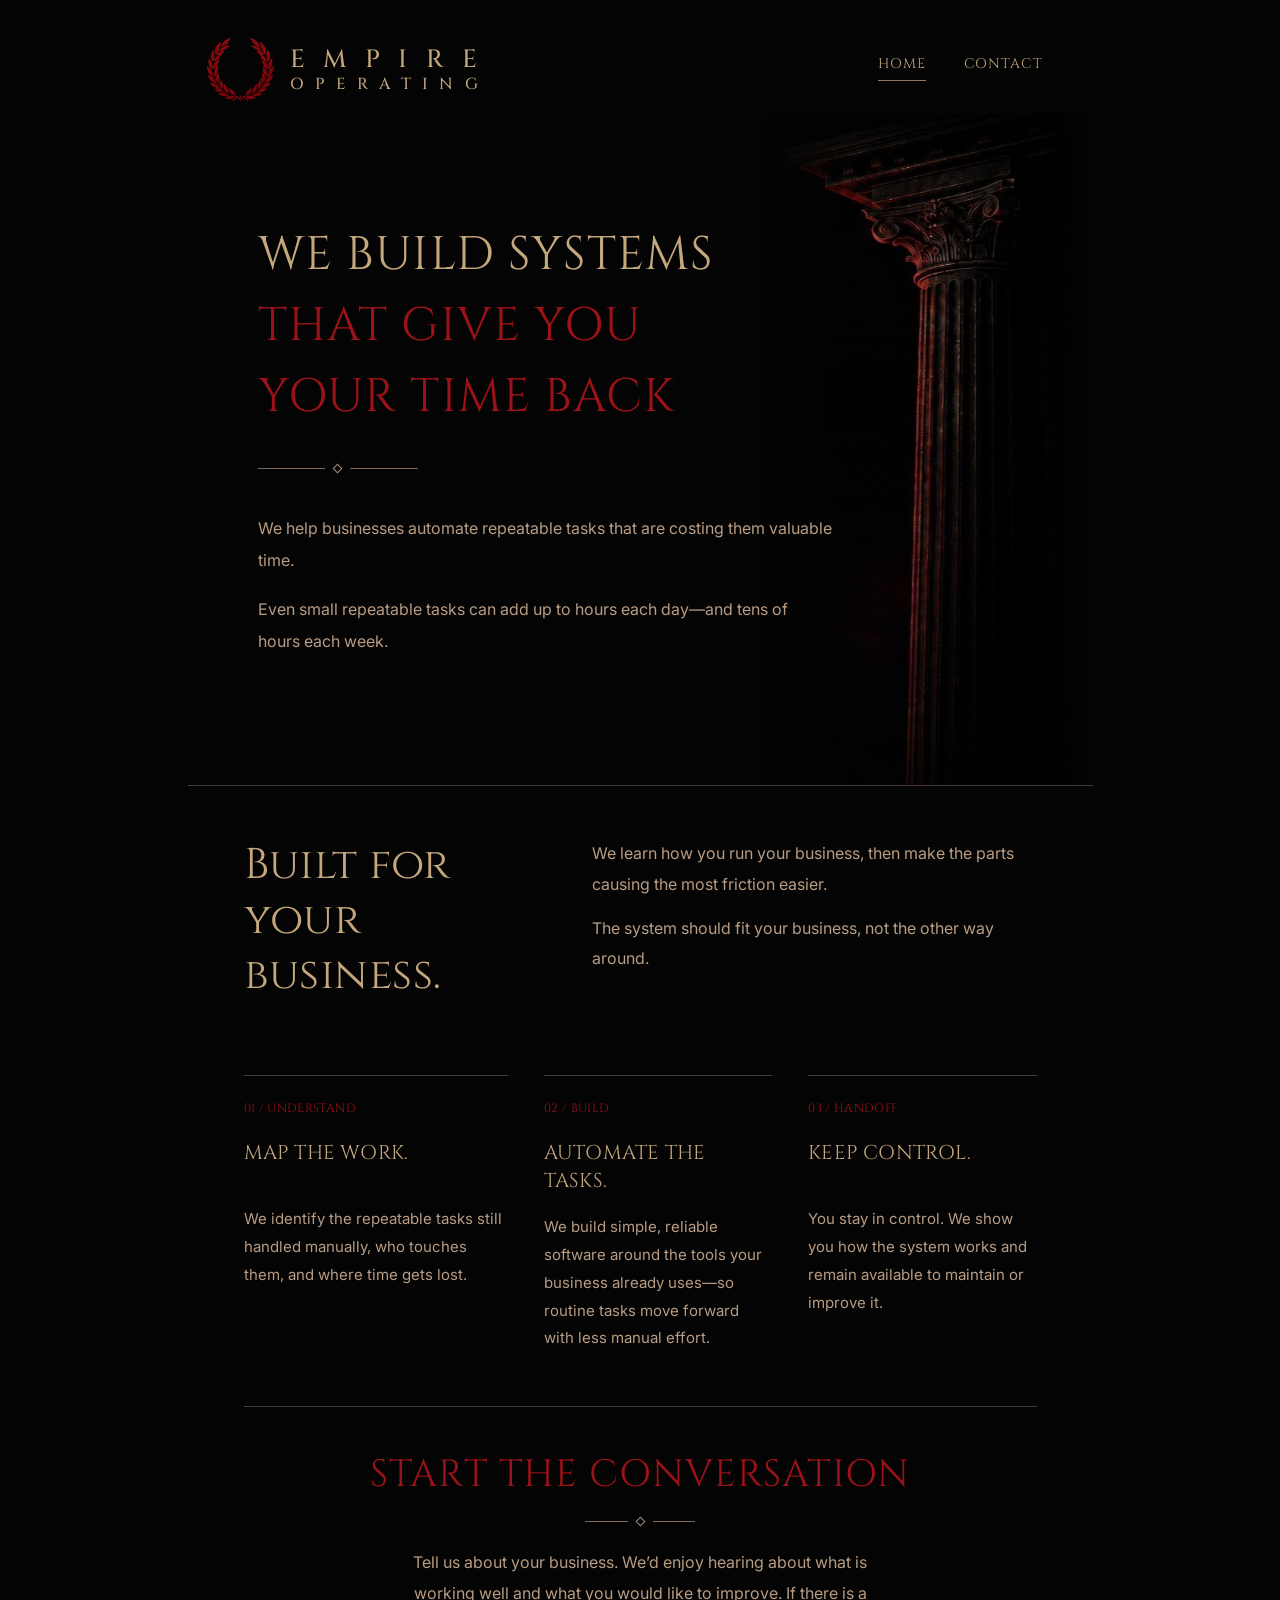
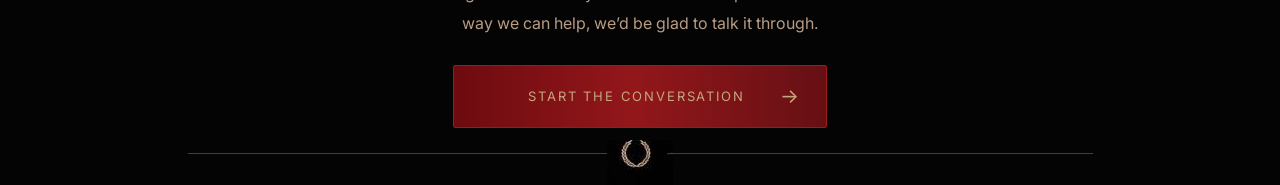
<file: index.html>
<!doctype html>
<html lang="en">
<head>
  <meta charset="utf-8">
  <meta name="viewport" content="width=device-width, initial-scale=1">
  <meta name="description" content="Empire Operating builds practical operating layers that connect a business’s people, tools, and channels—so important work is captured, owned, and moved forward.">
  <meta property="og:site_name" content="Empire Operating">
  <link rel="canonical" href="https://empireoperating.com/">
  <title>Empire Operating | Practical Operating Systems</title>
  <style id="critical-shell">
    html, body { min-height: 100%; margin: 0; background: #040404; color: #c4a77d; }
  </style>
  <link rel="icon" type="image/png" sizes="192x192" href="/favicon-192.png">
  <link rel="apple-touch-icon" sizes="180x180" href="/apple-touch-icon.png">
  <link rel="stylesheet" href="site.css?v=20260831-qa-original-hero-v2">
  <script type="module" src="https://static.cloudflareinsights.com/beacon.min.js" data-cf-beacon='{"token": "3c84151dfd63412f802c2cf1a2fbf10e"}'></script>
  <script type="application/ld+json">
    {
      "@context": "https://schema.org",
      "@type": "WebSite",
      "url": "https://empireoperating.com/",
      "name": "Empire Operating"
    }
  </script>
</head>
<body class="about-page">
  <div class="site-shell">
    <header class="site-header">
      <a class="brand" href="index.html" aria-label="Empire Operating home">
        <img class="brand-symbol" src="assets/empire-wreath-supplied-v3.png" alt="">
        <span class="brand-type">
          <strong aria-label="Empire Operating">
            <span class="brand-word brand-word-empire" aria-hidden="true"><i>E</i><i>M</i><i>P</i><i>I</i><i>R</i><i>E</i></span>
            <span class="brand-word brand-word-operating" aria-hidden="true"><i>O</i><i>P</i><i>E</i><i>R</i><i>A</i><i>T</i><i>I</i><i>N</i><i>G</i></span>
          </strong>
        </span>
      </a>
      <nav class="site-nav" aria-label="Primary navigation">
        <a href="index.html" aria-current="page">Home</a>
        <a href="contact.html">Contact</a>
      </nav>
    </header>
    <main class="page-main">
      <section class="about-upper">
        <div class="column-art" aria-hidden="true"></div>
        <section class="about-hero" aria-labelledby="about-title">
          <h1 class="display-title" id="about-title">
            <span>We build systems</span>
            <span class="accent">that give you</span>
            <span class="accent">your time back</span>
          </h1>
        </section>
        <div class="ornament hero-ornament" aria-hidden="true"><span></span></div>
        <div class="about-copy">
          <p>We help businesses automate repeatable tasks that are costing them valuable time.</p>
          <p>Even small repeatable tasks can add up to hours each day—and tens of hours each week.</p>
        </div>
        <hr class="section-rule">
      </section>

      <section class="team-owned-system" aria-labelledby="team-owned-title">
        <div class="team-owned-intro">
          <h2 id="team-owned-title">Built for your business.</h2>
          <div class="team-owned-intro-copy">
            <p>We learn how you run your business, then make the parts causing the most friction easier.</p>
            <p>The system should fit your business, not the other way around.</p>
          </div>
        </div>
        <div class="team-owned-stages">
          <article class="team-owned-stage">
            <p class="team-owned-index">01 / UNDERSTAND</p>
            <h3>MAP THE WORK.</h3>
            <p>We identify the repeatable tasks still handled manually, who touches them, and where time gets lost.</p>
          </article>
          <article class="team-owned-stage">
            <p class="team-owned-index">02 / BUILD</p>
            <h3>AUTOMATE THE TASKS.</h3>
            <p>We build simple, reliable software around the tools your business already uses—so routine tasks move forward with less manual effort.</p>
          </article>
          <article class="team-owned-stage">
            <p class="team-owned-index">03 / HANDOFF</p>
            <h3>KEEP CONTROL.</h3>
            <p>You stay in control. We show you how the system works and remain available to maintain or improve it.</p>
          </article>
        </div>
      </section>

      <section class="consultation" aria-labelledby="consultation-title">
        <h2 id="consultation-title">Start the conversation</h2>
        <div class="ornament" aria-hidden="true"><span></span></div>
        <p class="consultation-copy">Tell us about your business. We’d enjoy hearing about what is working well and what you would like to improve. If there is a way we can help, we’d be glad to talk it through.</p>
        <a class="cta" href="mailto:empireoperating@proton.me?subject=Start%20the%20conversation">Start the conversation</a>
      </section>
      <div class="bottom-mark" aria-hidden="true"></div>
    </main>
  </div>
</body>
</html>
</file>
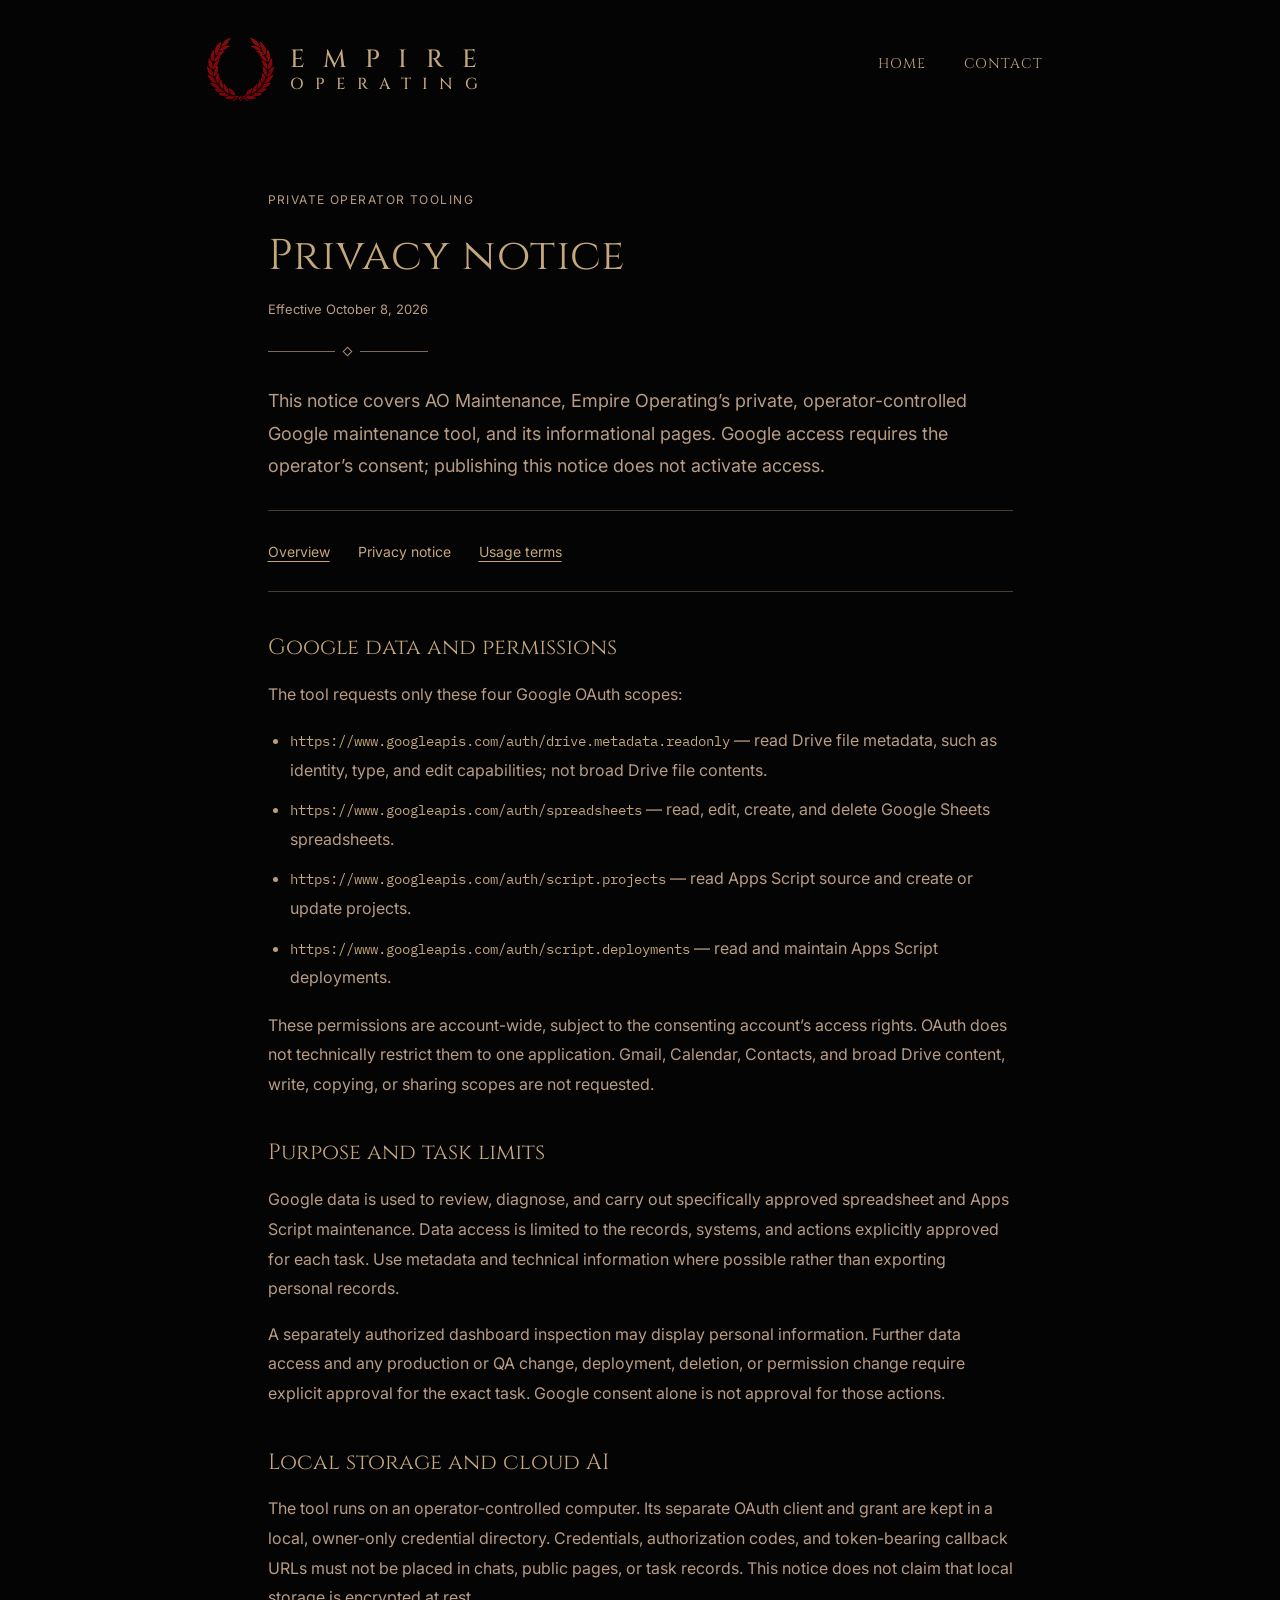
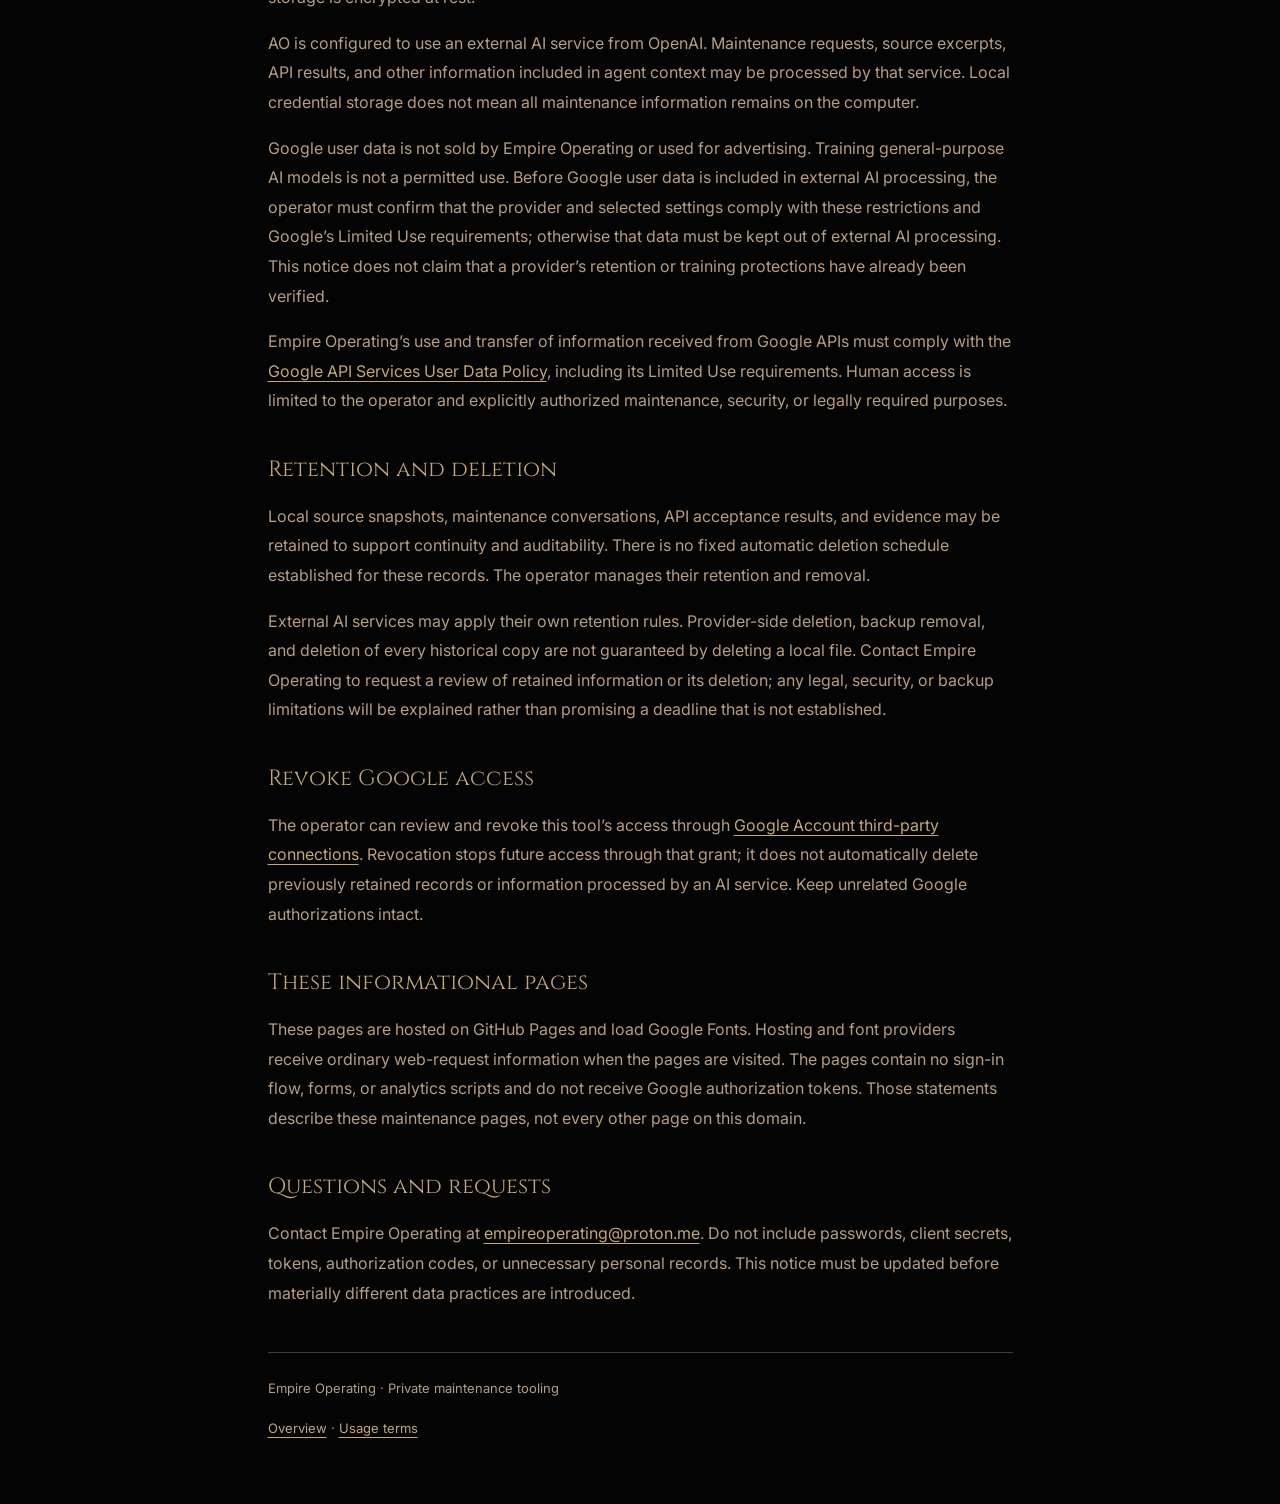
<file: ao-maintenance-privacy.html>
<!doctype html>
<html lang="en">
<head>
  <meta charset="utf-8">
  <meta name="viewport" content="width=device-width, initial-scale=1">
  <meta name="description" content="Privacy notice for Empire Operating’s private AO Maintenance tool, including Google permissions, cloud AI processing, retention, and revocation.">
  <meta property="og:site_name" content="Empire Operating">
  <link rel="canonical" href="https://empireoperating.com/ao-maintenance-privacy.html">
  <title>AO Maintenance Privacy Notice — Empire Operating</title>
  <link rel="icon" type="image/png" sizes="192x192" href="/favicon-192.png">
  <link rel="apple-touch-icon" sizes="180x180" href="/apple-touch-icon.png">
  <link rel="stylesheet" href="site.css?v=20260831-qa-original-hero-v2">
  <link rel="stylesheet" href="ao-maintenance.css?v=20261008-v1">
</head>
<body class="maintenance-page">
  <div class="site-shell">
    <header class="site-header">
      <a class="brand" href="index.html" aria-label="Empire Operating home">
        <img class="brand-symbol" src="assets/empire-wreath-supplied-v3.png" alt="">
        <span class="brand-type">
          <strong aria-label="Empire Operating">
            <span class="brand-word brand-word-empire" aria-hidden="true"><i>E</i><i>M</i><i>P</i><i>I</i><i>R</i><i>E</i></span>
            <span class="brand-word brand-word-operating" aria-hidden="true"><i>O</i><i>P</i><i>E</i><i>R</i><i>A</i><i>T</i><i>I</i><i>N</i><i>G</i></span>
          </strong>
        </span>
      </a>
      <nav class="site-nav" aria-label="Primary navigation">
        <a href="index.html">Home</a>
        <a href="contact.html">Contact</a>
      </nav>
    </header>
    <main class="maintenance-main" id="main">
      <p class="maintenance-eyebrow">Private operator tooling</p>
      <h1>Privacy notice</h1>
      <p class="maintenance-date">Effective October 8, 2026</p>
      <div class="ornament" aria-hidden="true"><span></span></div>
      <p class="maintenance-lead">This notice covers AO Maintenance, Empire Operating’s private, operator-controlled Google maintenance tool, and its informational pages. Google access requires the operator’s consent; publishing this notice does not activate access.</p>
      <nav class="maintenance-notice-nav" aria-label="Maintenance information">
        <a href="ao-maintenance.html">Overview</a>
        <a href="ao-maintenance-privacy.html" aria-current="page">Privacy notice</a>
        <a href="ao-maintenance-terms.html">Usage terms</a>
      </nav>
      <section aria-labelledby="access">
        <h2 id="access">Google data and permissions</h2>
        <p>The tool requests only these four Google OAuth scopes:</p>
        <ul>
          <li><code>https://www.googleapis.com/auth/drive.metadata.readonly</code> — read Drive file metadata, such as identity, type, and edit capabilities; not broad Drive file contents.</li>
          <li><code>https://www.googleapis.com/auth/spreadsheets</code> — read, edit, create, and delete Google Sheets spreadsheets.</li>
          <li><code>https://www.googleapis.com/auth/script.projects</code> — read Apps Script source and create or update projects.</li>
          <li><code>https://www.googleapis.com/auth/script.deployments</code> — read and maintain Apps Script deployments.</li>
        </ul>
        <p>These permissions are account-wide, subject to the consenting account’s access rights. OAuth does not technically restrict them to one application. Gmail, Calendar, Contacts, and broad Drive content, write, copying, or sharing scopes are not requested.</p>
      </section>
      <section aria-labelledby="use">
        <h2 id="use">Purpose and task limits</h2>
        <p>Google data is used to review, diagnose, and carry out specifically approved spreadsheet and Apps Script maintenance. Data access is limited to the records, systems, and actions explicitly approved for each task. Use metadata and technical information where possible rather than exporting personal records.</p>
        <p>A separately authorized dashboard inspection may display personal information. Further data access and any production or QA change, deployment, deletion, or permission change require explicit approval for the exact task. Google consent alone is not approval for those actions.</p>
      </section>
      <section aria-labelledby="processing">
        <h2 id="processing">Local storage and cloud AI</h2>
        <p>The tool runs on an operator-controlled computer. Its separate OAuth client and grant are kept in a local, owner-only credential directory. Credentials, authorization codes, and token-bearing callback URLs must not be placed in chats, public pages, or task records. This notice does not claim that local storage is encrypted at rest.</p>
        <p>AO is configured to use an external AI service from OpenAI. Maintenance requests, source excerpts, API results, and other information included in agent context may be processed by that service. Local credential storage does not mean all maintenance information remains on the computer.</p>
        <p>Google user data is not sold by Empire Operating or used for advertising. Training general-purpose AI models is not a permitted use. Before Google user data is included in external AI processing, the operator must confirm that the provider and selected settings comply with these restrictions and Google’s Limited Use requirements; otherwise that data must be kept out of external AI processing. This notice does not claim that a provider’s retention or training protections have already been verified.</p>
        <p>Empire Operating’s use and transfer of information received from Google APIs must comply with the <a href="https://developers.google.com/terms/api-services-user-data-policy">Google API Services User Data Policy</a>, including its Limited Use requirements. Human access is limited to the operator and explicitly authorized maintenance, security, or legally required purposes.</p>
      </section>
      <section aria-labelledby="retention">
        <h2 id="retention">Retention and deletion</h2>
        <p>Local source snapshots, maintenance conversations, API acceptance results, and evidence may be retained to support continuity and auditability. There is no fixed automatic deletion schedule established for these records. The operator manages their retention and removal.</p>
        <p>External AI services may apply their own retention rules. Provider-side deletion, backup removal, and deletion of every historical copy are not guaranteed by deleting a local file. Contact Empire Operating to request a review of retained information or its deletion; any legal, security, or backup limitations will be explained rather than promising a deadline that is not established.</p>
      </section>
      <section aria-labelledby="control">
        <h2 id="control">Revoke Google access</h2>
        <p>The operator can review and revoke this tool’s access through <a href="https://myaccount.google.com/connections">Google Account third-party connections</a>. Revocation stops future access through that grant; it does not automatically delete previously retained records or information processed by an AI service. Keep unrelated Google authorizations intact.</p>
      </section>
      <section aria-labelledby="website">
        <h2 id="website">These informational pages</h2>
        <p>These pages are hosted on GitHub Pages and load Google Fonts. Hosting and font providers receive ordinary web-request information when the pages are visited. The pages contain no sign-in flow, forms, or analytics scripts and do not receive Google authorization tokens. Those statements describe these maintenance pages, not every other page on this domain.</p>
      </section>
      <section aria-labelledby="contact">
        <h2 id="contact">Questions and requests</h2>
        <p>Contact Empire Operating at <a href="mailto:empireoperating@proton.me">empireoperating@proton.me</a>. Do not include passwords, client secrets, tokens, authorization codes, or unnecessary personal records. This notice must be updated before materially different data practices are introduced.</p>
      </section>
      <footer class="maintenance-footer">
        <p>Empire Operating · Private maintenance tooling</p>
        <p><a href="ao-maintenance.html">Overview</a> · <a href="ao-maintenance-terms.html">Usage terms</a></p>
      </footer>
    </main>
  </div>
</body>
</html>
</file>
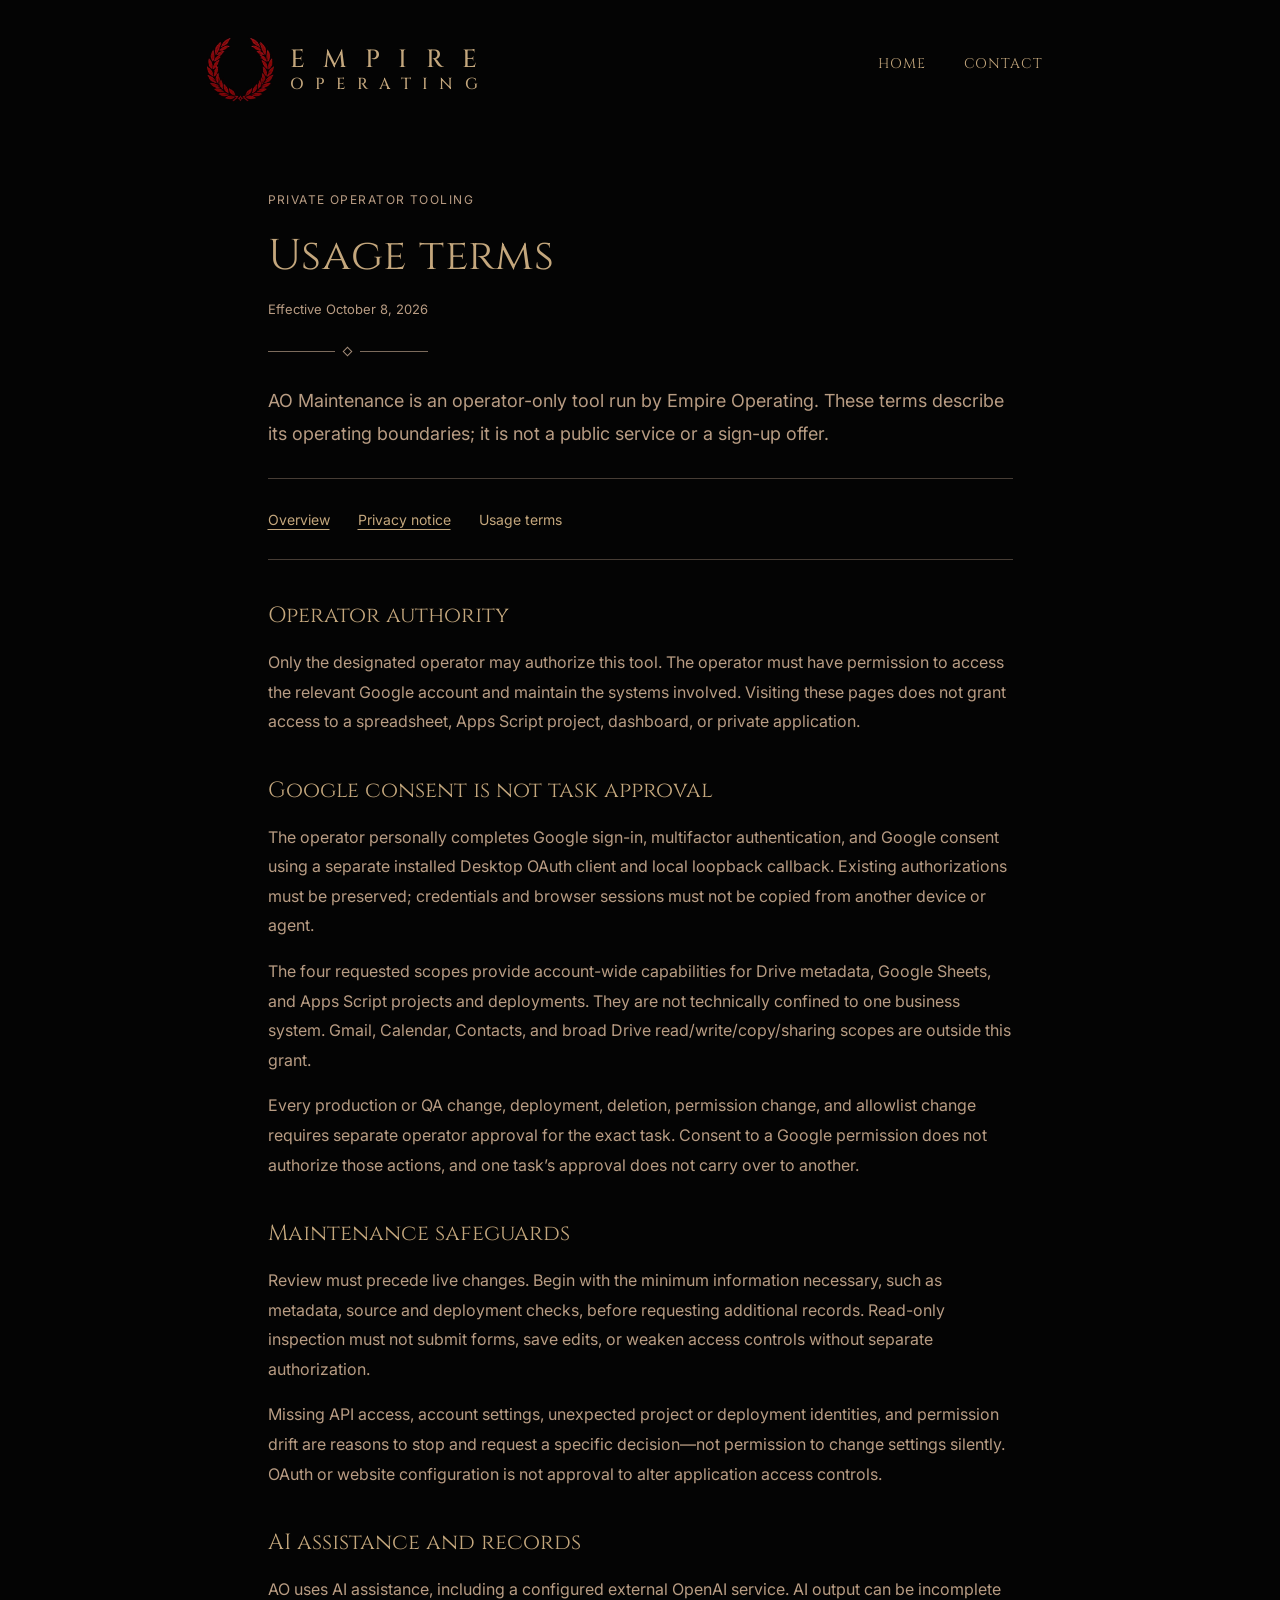
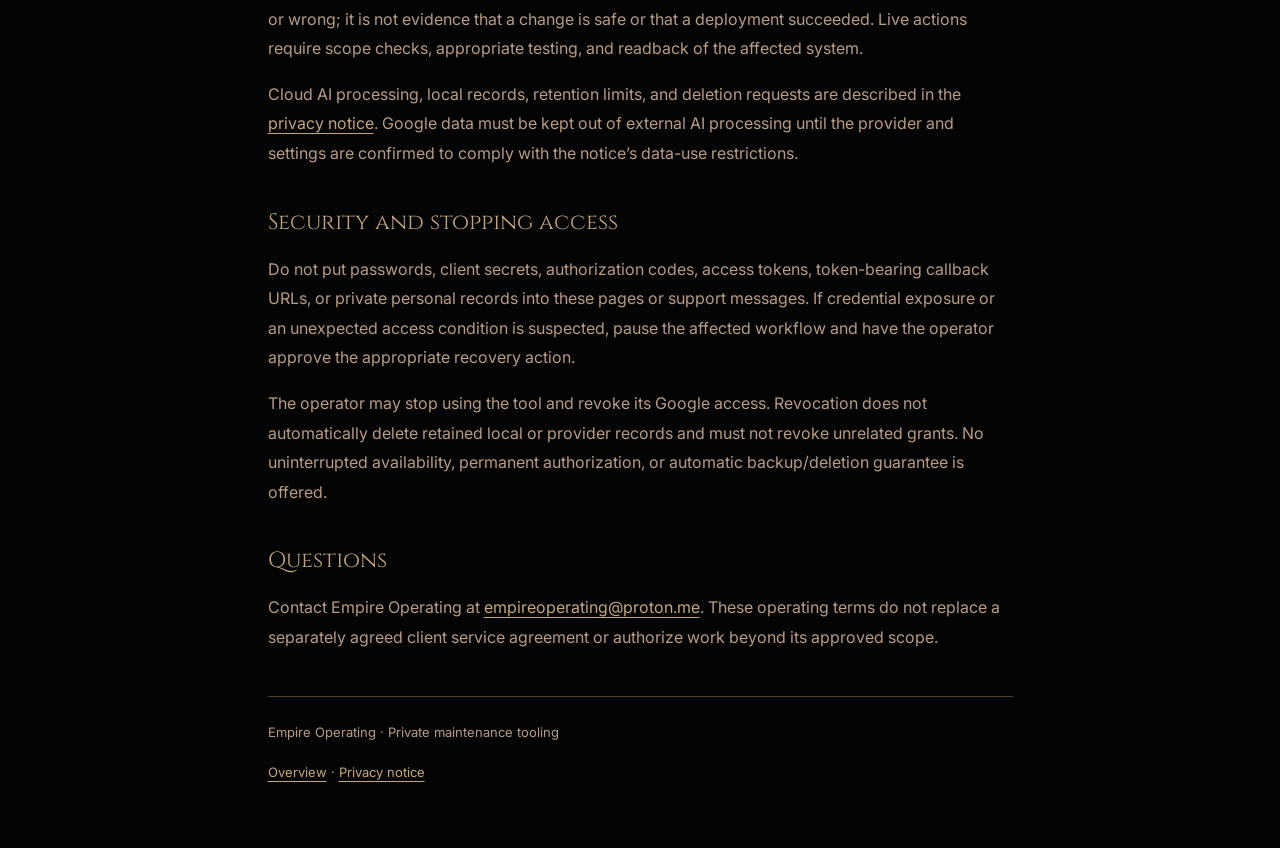
<file: ao-maintenance-terms.html>
<!doctype html>
<html lang="en">
<head>
  <meta charset="utf-8">
  <meta name="viewport" content="width=device-width, initial-scale=1">
  <meta name="description" content="Operator-only usage terms for AO Maintenance, with separate Google consent and exact-task approval boundaries.">
  <meta property="og:site_name" content="Empire Operating">
  <link rel="canonical" href="https://empireoperating.com/ao-maintenance-terms.html">
  <title>AO Maintenance Usage Terms — Empire Operating</title>
  <link rel="icon" type="image/png" sizes="192x192" href="/favicon-192.png">
  <link rel="apple-touch-icon" sizes="180x180" href="/apple-touch-icon.png">
  <link rel="stylesheet" href="site.css?v=20260831-qa-original-hero-v2">
  <link rel="stylesheet" href="ao-maintenance.css?v=20261008-v1">
</head>
<body class="maintenance-page">
  <div class="site-shell">
    <header class="site-header">
      <a class="brand" href="index.html" aria-label="Empire Operating home">
        <img class="brand-symbol" src="assets/empire-wreath-supplied-v3.png" alt="">
        <span class="brand-type">
          <strong aria-label="Empire Operating">
            <span class="brand-word brand-word-empire" aria-hidden="true"><i>E</i><i>M</i><i>P</i><i>I</i><i>R</i><i>E</i></span>
            <span class="brand-word brand-word-operating" aria-hidden="true"><i>O</i><i>P</i><i>E</i><i>R</i><i>A</i><i>T</i><i>I</i><i>N</i><i>G</i></span>
          </strong>
        </span>
      </a>
      <nav class="site-nav" aria-label="Primary navigation">
        <a href="index.html">Home</a>
        <a href="contact.html">Contact</a>
      </nav>
    </header>
    <main class="maintenance-main" id="main">
      <p class="maintenance-eyebrow">Private operator tooling</p>
      <h1>Usage terms</h1>
      <p class="maintenance-date">Effective October 8, 2026</p>
      <div class="ornament" aria-hidden="true"><span></span></div>
      <p class="maintenance-lead">AO Maintenance is an operator-only tool run by Empire Operating. These terms describe its operating boundaries; it is not a public service or a sign-up offer.</p>
      <nav class="maintenance-notice-nav" aria-label="Maintenance information">
        <a href="ao-maintenance.html">Overview</a>
        <a href="ao-maintenance-privacy.html">Privacy notice</a>
        <a href="ao-maintenance-terms.html" aria-current="page">Usage terms</a>
      </nav>
      <section aria-labelledby="authority">
        <h2 id="authority">Operator authority</h2>
        <p>Only the designated operator may authorize this tool. The operator must have permission to access the relevant Google account and maintain the systems involved. Visiting these pages does not grant access to a spreadsheet, Apps Script project, dashboard, or private application.</p>
      </section>
      <section aria-labelledby="consent">
        <h2 id="consent">Google consent is not task approval</h2>
        <p>The operator personally completes Google sign-in, multifactor authentication, and Google consent using a separate installed Desktop OAuth client and local loopback callback. Existing authorizations must be preserved; credentials and browser sessions must not be copied from another device or agent.</p>
        <p>The four requested scopes provide account-wide capabilities for Drive metadata, Google Sheets, and Apps Script projects and deployments. They are not technically confined to one business system. Gmail, Calendar, Contacts, and broad Drive read/write/copy/sharing scopes are outside this grant.</p>
        <p>Every production or QA change, deployment, deletion, permission change, and allowlist change requires separate operator approval for the exact task. Consent to a Google permission does not authorize those actions, and one task’s approval does not carry over to another.</p>
      </section>
      <section aria-labelledby="safeguards">
        <h2 id="safeguards">Maintenance safeguards</h2>
        <p>Review must precede live changes. Begin with the minimum information necessary, such as metadata, source and deployment checks, before requesting additional records. Read-only inspection must not submit forms, save edits, or weaken access controls without separate authorization.</p>
        <p>Missing API access, account settings, unexpected project or deployment identities, and permission drift are reasons to stop and request a specific decision—not permission to change settings silently. OAuth or website configuration is not approval to alter application access controls.</p>
      </section>
      <section aria-labelledby="ai">
        <h2 id="ai">AI assistance and records</h2>
        <p>AO uses AI assistance, including a configured external OpenAI service. AI output can be incomplete or wrong; it is not evidence that a change is safe or that a deployment succeeded. Live actions require scope checks, appropriate testing, and readback of the affected system.</p>
        <p>Cloud AI processing, local records, retention limits, and deletion requests are described in the <a href="ao-maintenance-privacy.html">privacy notice</a>. Google data must be kept out of external AI processing until the provider and settings are confirmed to comply with the notice’s data-use restrictions.</p>
      </section>
      <section aria-labelledby="security">
        <h2 id="security">Security and stopping access</h2>
        <p>Do not put passwords, client secrets, authorization codes, access tokens, token-bearing callback URLs, or private personal records into these pages or support messages. If credential exposure or an unexpected access condition is suspected, pause the affected workflow and have the operator approve the appropriate recovery action.</p>
        <p>The operator may stop using the tool and revoke its Google access. Revocation does not automatically delete retained local or provider records and must not revoke unrelated grants. No uninterrupted availability, permanent authorization, or automatic backup/deletion guarantee is offered.</p>
      </section>
      <section aria-labelledby="contact">
        <h2 id="contact">Questions</h2>
        <p>Contact Empire Operating at <a href="mailto:empireoperating@proton.me">empireoperating@proton.me</a>. These operating terms do not replace a separately agreed client service agreement or authorize work beyond its approved scope.</p>
      </section>
      <footer class="maintenance-footer">
        <p>Empire Operating · Private maintenance tooling</p>
        <p><a href="ao-maintenance.html">Overview</a> · <a href="ao-maintenance-privacy.html">Privacy notice</a></p>
      </footer>
    </main>
  </div>
</body>
</html>
</file>
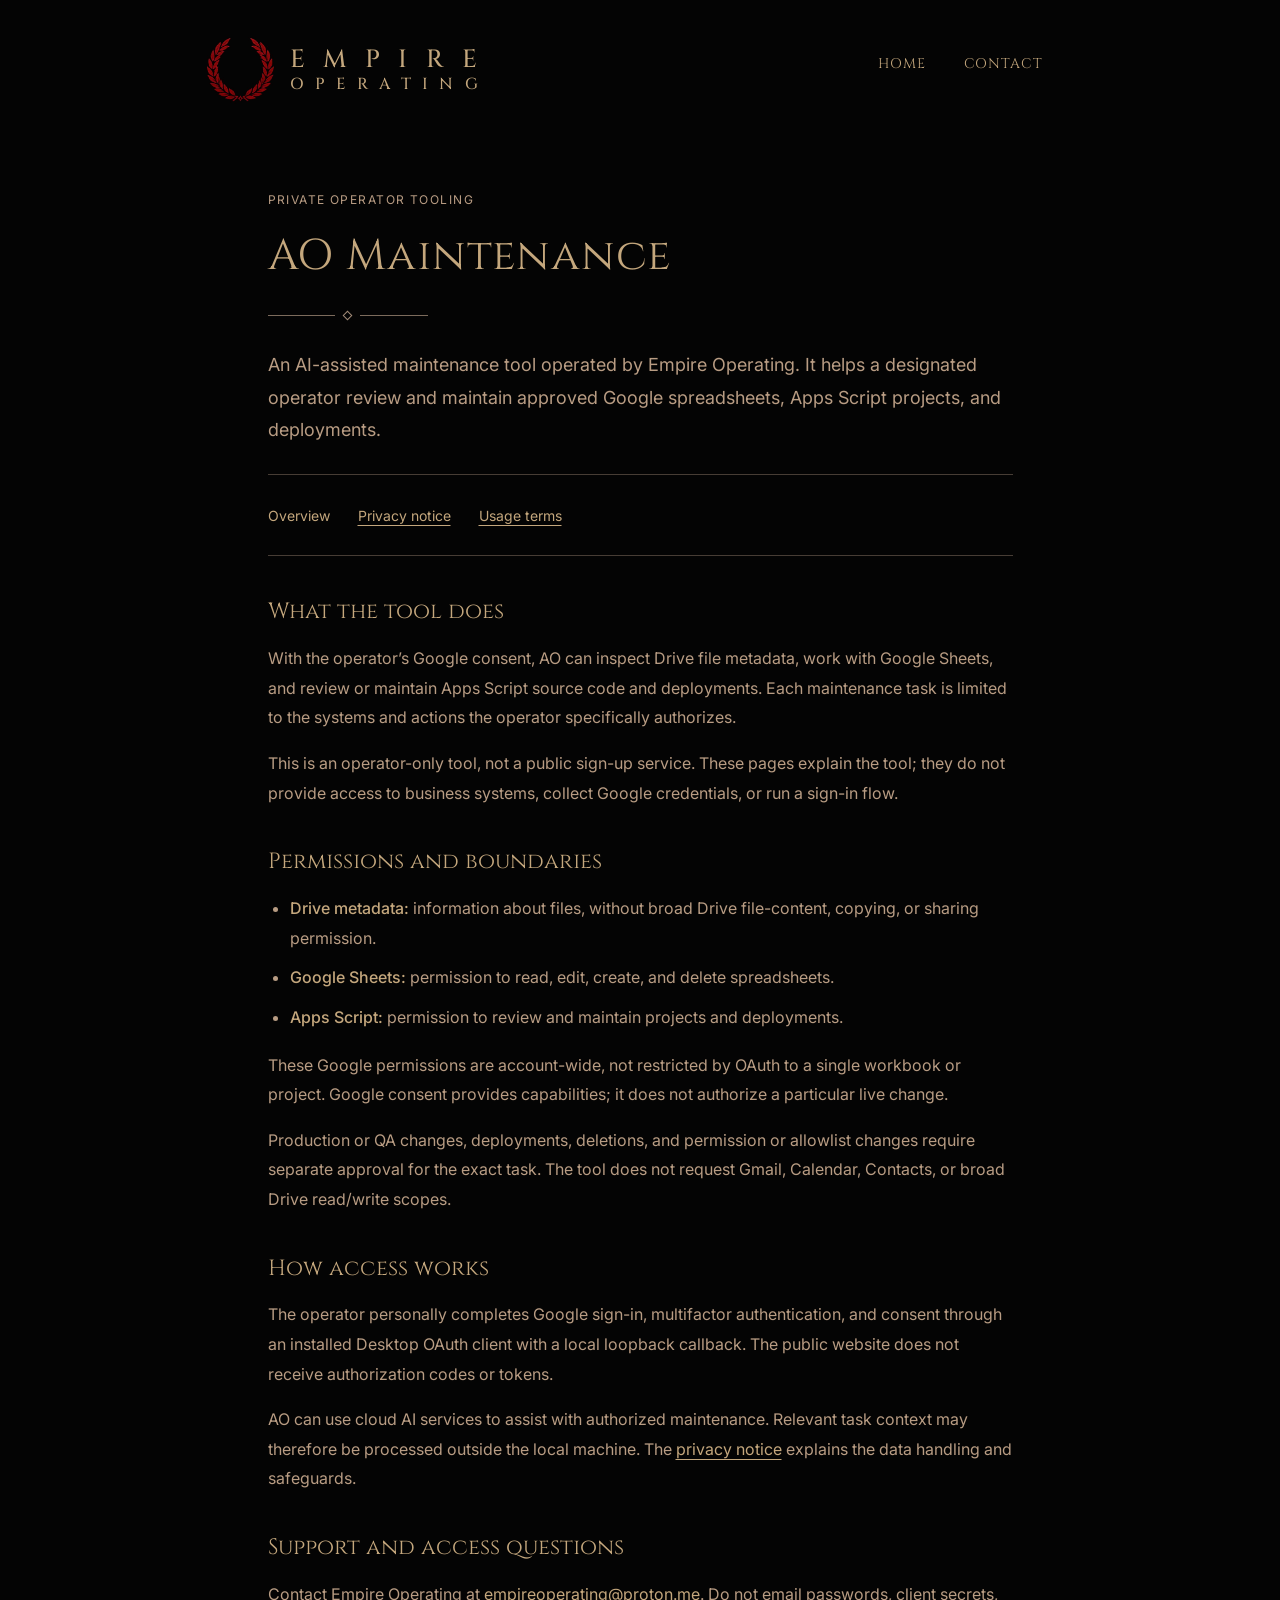
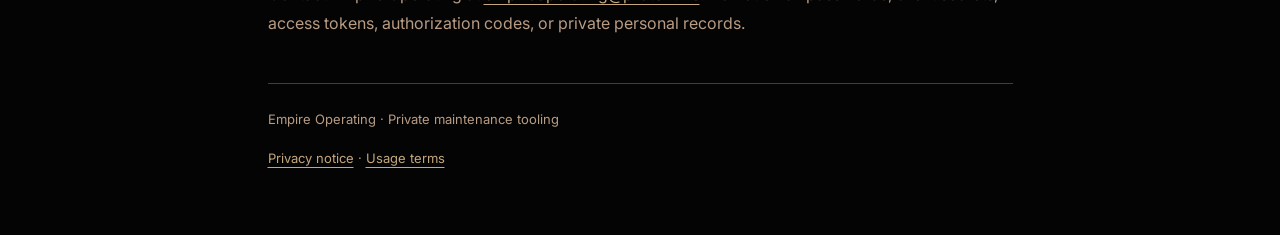
<file: ao-maintenance.html>
<!doctype html>
<html lang="en">
<head>
  <meta charset="utf-8">
  <meta name="viewport" content="width=device-width, initial-scale=1">
  <meta name="description" content="AO Maintenance is Empire Operating’s private, operator-only tool for approved Google Sheets and Apps Script maintenance.">
  <meta property="og:site_name" content="Empire Operating">
  <link rel="canonical" href="https://empireoperating.com/ao-maintenance.html">
  <title>AO Maintenance — Empire Operating</title>
  <link rel="icon" type="image/png" sizes="192x192" href="/favicon-192.png">
  <link rel="apple-touch-icon" sizes="180x180" href="/apple-touch-icon.png">
  <link rel="stylesheet" href="site.css?v=20260831-qa-original-hero-v2">
  <link rel="stylesheet" href="ao-maintenance.css?v=20261008-v1">
</head>
<body class="maintenance-page">
  <div class="site-shell">
    <header class="site-header">
      <a class="brand" href="index.html" aria-label="Empire Operating home">
        <img class="brand-symbol" src="assets/empire-wreath-supplied-v3.png" alt="">
        <span class="brand-type">
          <strong aria-label="Empire Operating">
            <span class="brand-word brand-word-empire" aria-hidden="true"><i>E</i><i>M</i><i>P</i><i>I</i><i>R</i><i>E</i></span>
            <span class="brand-word brand-word-operating" aria-hidden="true"><i>O</i><i>P</i><i>E</i><i>R</i><i>A</i><i>T</i><i>I</i><i>N</i><i>G</i></span>
          </strong>
        </span>
      </a>
      <nav class="site-nav" aria-label="Primary navigation">
        <a href="index.html">Home</a>
        <a href="contact.html">Contact</a>
      </nav>
    </header>
    <main class="maintenance-main" id="main">
      <p class="maintenance-eyebrow">Private operator tooling</p>
      <h1>AO Maintenance</h1>
      <div class="ornament" aria-hidden="true"><span></span></div>
      <p class="maintenance-lead">An AI-assisted maintenance tool operated by Empire Operating. It helps a designated operator review and maintain approved Google spreadsheets, Apps Script projects, and deployments.</p>
      <nav class="maintenance-notice-nav" aria-label="Maintenance information">
        <a href="ao-maintenance.html" aria-current="page">Overview</a>
        <a href="ao-maintenance-privacy.html">Privacy notice</a>
        <a href="ao-maintenance-terms.html">Usage terms</a>
      </nav>
      <section aria-labelledby="purpose">
        <h2 id="purpose">What the tool does</h2>
        <p>With the operator’s Google consent, AO can inspect Drive file metadata, work with Google Sheets, and review or maintain Apps Script source code and deployments. Each maintenance task is limited to the systems and actions the operator specifically authorizes.</p>
        <p>This is an operator-only tool, not a public sign-up service. These pages explain the tool; they do not provide access to business systems, collect Google credentials, or run a sign-in flow.</p>
      </section>
      <section aria-labelledby="permissions">
        <h2 id="permissions">Permissions and boundaries</h2>
        <ul>
          <li><strong>Drive metadata:</strong> information about files, without broad Drive file-content, copying, or sharing permission.</li>
          <li><strong>Google Sheets:</strong> permission to read, edit, create, and delete spreadsheets.</li>
          <li><strong>Apps Script:</strong> permission to review and maintain projects and deployments.</li>
        </ul>
        <p>These Google permissions are account-wide, not restricted by OAuth to a single workbook or project. Google consent provides capabilities; it does not authorize a particular live change.</p>
        <p>Production or QA changes, deployments, deletions, and permission or allowlist changes require separate approval for the exact task. The tool does not request Gmail, Calendar, Contacts, or broad Drive read/write scopes.</p>
      </section>
      <section aria-labelledby="processing">
        <h2 id="processing">How access works</h2>
        <p>The operator personally completes Google sign-in, multifactor authentication, and consent through an installed Desktop OAuth client with a local loopback callback. The public website does not receive authorization codes or tokens.</p>
        <p>AO can use cloud AI services to assist with authorized maintenance. Relevant task context may therefore be processed outside the local machine. The <a href="ao-maintenance-privacy.html">privacy notice</a> explains the data handling and safeguards.</p>
      </section>
      <section aria-labelledby="support">
        <h2 id="support">Support and access questions</h2>
        <p>Contact Empire Operating at <a href="mailto:empireoperating@proton.me">empireoperating@proton.me</a>. Do not email passwords, client secrets, access tokens, authorization codes, or private personal records.</p>
      </section>
      <footer class="maintenance-footer">
        <p>Empire Operating · Private maintenance tooling</p>
        <p><a href="ao-maintenance-privacy.html">Privacy notice</a> · <a href="ao-maintenance-terms.html">Usage terms</a></p>
      </footer>
    </main>
  </div>
</body>
</html>
</file>
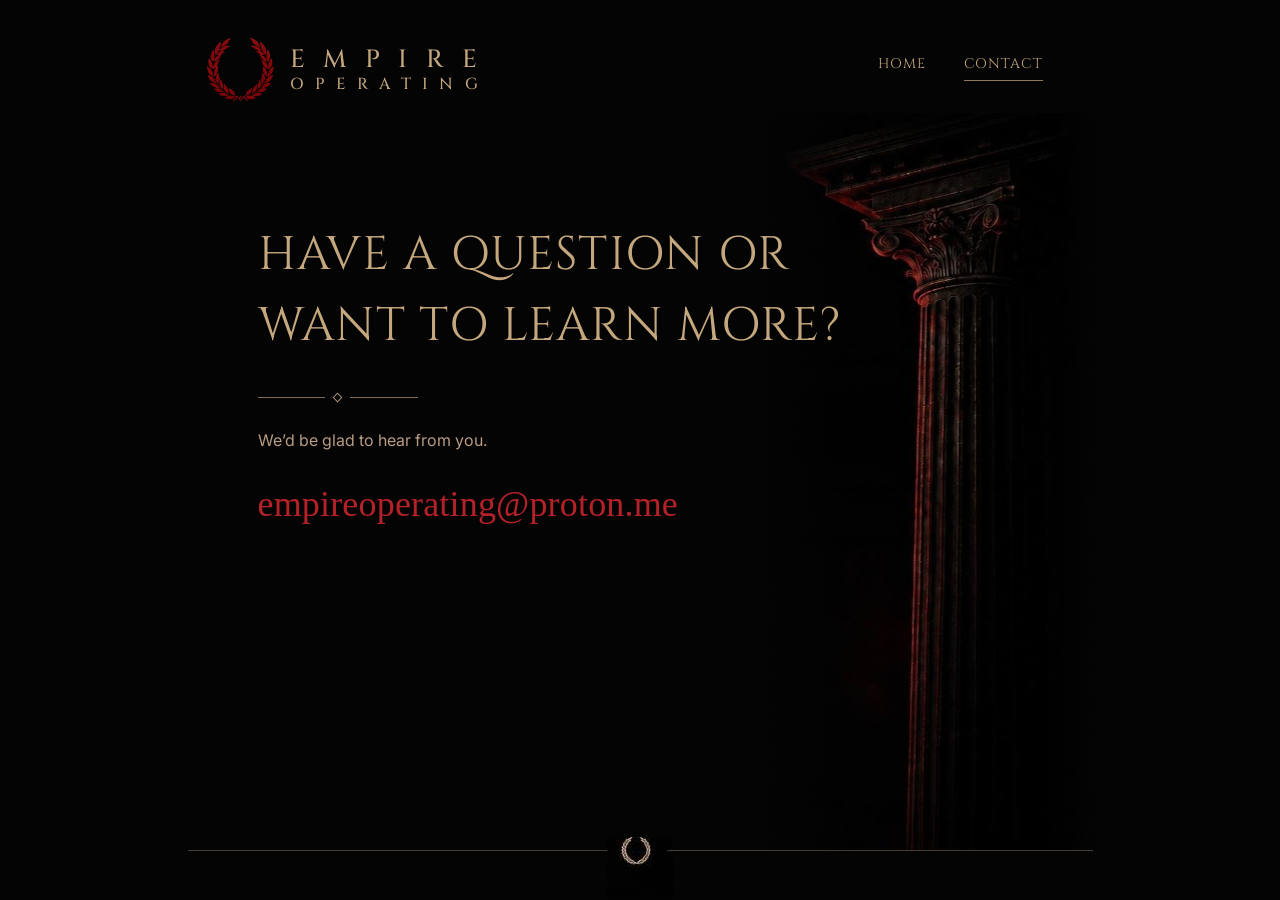
<file: contact.html>
<!doctype html>
<html lang="en">
<head>
  <meta charset="utf-8">
  <meta name="viewport" content="width=device-width, initial-scale=1">
  <meta name="description" content="Have a question or want to learn more? We’d be glad to hear from you.">
  <meta property="og:site_name" content="Empire Operating">
  <title>Contact — Empire Operating</title>
  <link rel="icon" type="image/png" sizes="192x192" href="/favicon-192.png">
  <link rel="apple-touch-icon" sizes="180x180" href="/apple-touch-icon.png">
  <link rel="stylesheet" href="site.css?v=20260831-qa-original-hero-v2">
  <script type="module" src="https://static.cloudflareinsights.com/beacon.min.js" data-cf-beacon='{"token": "3c84151dfd63412f802c2cf1a2fbf10e"}'></script>
</head>
<body class="contact-page">
  <div class="site-shell">
    <header class="site-header">
      <a class="brand" href="index.html" aria-label="Empire Operating home">
        <img class="brand-symbol" src="assets/empire-wreath-supplied-v3.png" alt="">
        <span class="brand-type">
          <strong aria-label="Empire Operating">
            <span class="brand-word brand-word-empire" aria-hidden="true"><i>E</i><i>M</i><i>P</i><i>I</i><i>R</i><i>E</i></span>
            <span class="brand-word brand-word-operating" aria-hidden="true"><i>O</i><i>P</i><i>E</i><i>R</i><i>A</i><i>T</i><i>I</i><i>N</i><i>G</i></span>
          </strong>
        </span>
      </a>
      <nav class="site-nav" aria-label="Primary navigation">
        <a href="index.html">Home</a>
        <a href="contact.html" aria-current="page">Contact</a>
      </nav>
    </header>
    <div class="column-art" aria-hidden="true"></div>

    <main class="page-main contact-main">
      <h1 class="display-title">
        <span>Have a question or</span>
        <span>want to learn more?</span>
      </h1>
      <div class="ornament" aria-hidden="true"><span></span></div>
      <p class="contact-copy">We’d be glad to hear from you.</p>
      <a class="contact-email" href="mailto:empireoperating@proton.me">empireoperating@proton.me</a>
    </main>
    <div class="bottom-mark contact-bottom" aria-hidden="true"></div>
  </div>
</body>
</html>
</file>
<file: site.css>
@import url('https://fonts.googleapis.com/css2?family=Cinzel:wght@400;500&family=Inter:wght@300;400&family=IBM+Plex+Mono:wght@400&display=swap');

:root {
  --ivory: #c4a77d;
  --ivory-soft: #b89c83;
  --black: #040404;
  --red: #9b1218;
  --red-dark: #5a0609;
  --red-readable: #9b1218;
  --line: rgba(198, 170, 146, .34);
  --display: 'Cinzel', 'Times New Roman', serif;
  --sans: 'Inter', Arial, sans-serif;
  --mono: 'IBM Plex Mono', monospace;
}

* { box-sizing: border-box; }
html, body { min-width: 320px; min-height: 100%; margin: 0; background: var(--black); }
body { overflow-x: hidden; color: var(--ivory); }
a { color: inherit; }

.site-shell {
  position: relative;
  isolation: isolate;
  width: min(100%, 905px);
  min-height: min(141.44vw, 1280px);
  margin-inline: auto;
  overflow: hidden;
  background: var(--black);
}

.site-header {
  position: relative;
  z-index: 5;
  display: flex;
  align-items: flex-start;
  justify-content: space-between;
  padding: 25px 50px 0 14px;
}
.brand {
  display: grid;
  width: 290px;
  height: 88px;
  grid-template-columns: 88px 1fr;
  align-items: center;
  text-decoration: none;
}
.brand-symbol { display: block; width: 78px; height: 77px; object-fit: contain; }
.brand-type { display: flex; min-width: 0; flex-direction: column; align-items: flex-start; }
.brand-type strong {
  display: flex;
  width: 188px;
  flex-direction: column;
  color: var(--ivory);
  font-family: var(--display);
  font-weight: 500;
  text-transform: uppercase;
  white-space: nowrap;
}
.brand-word { display: flex; width: 188px; align-items: baseline; justify-content: space-between; line-height: 1; }
.brand-word i { font-style: normal; }
.brand-word-empire { font-size: 25px; }
.brand-word-operating { margin-top: 4px; font-size: 16px; }
.site-nav {
  display: flex;
  gap: 38px;
  margin-top: 22px;
  font-family: var(--display);
  font-size: 14px;
  letter-spacing: .06em;
  text-transform: uppercase;
}
.site-nav a { position: relative; min-height: 34px; padding: 7px 0; text-decoration: none; }
.site-nav a::after {
  position: absolute; right: 0; bottom: 0; left: 0; height: 1px;
  content: ''; background: currentColor; opacity: 0; transform: scaleX(.3);
  transition: opacity 160ms ease, transform 160ms ease;
}
.site-nav a:hover::after, .site-nav a:focus-visible::after, .site-nav a[aria-current='page']::after {
  opacity: .72; transform: scaleX(1);
}

.column-art {
  position: absolute;
  z-index: -1;
  top: 104px;
  right: 0;
  width: 37.1%;
  height: 1126px;
  pointer-events: none;
  background:
    linear-gradient(90deg, var(--black) 0%, rgba(4,4,4,.72) 8%, transparent 26%),
    linear-gradient(270deg, var(--black) 0%, rgba(4,4,4,.72) 3%, transparent 9%),
    url('assets/roman-column-clean-v2.png') right top / 100% 100% no-repeat;
}

.page-main { position: relative; z-index: 1; }
.about-upper { position: relative; isolation: isolate; overflow: hidden; padding-top: 107px; }
.about-page .column-art { z-index: -1; top: -9px; bottom: 0; height: auto; }
.about-hero { width: 575px; margin: 0 0 0 70px; }

.display-title {
  margin: 0;
  font-family: var(--display);
  font-size: 47px;
  font-weight: 400;
  letter-spacing: .025em;
  line-height: 1.51;
  text-transform: uppercase;
}
.display-title span { display: block; white-space: nowrap; }
.display-title .accent { color: var(--red); }


.ornament { display: flex; align-items: center; gap: 9px; width: 160px; }
.ornament::before, .ornament::after { height: 1px; flex: 1; content: ''; background: rgba(198,170,146,.62); }
.ornament span { width: 7px; height: 7px; border: 1px solid rgba(198,170,146,.82); transform: rotate(45deg); }
.hero-ornament { margin: 32px 0 0 70px; }

.about-copy {
  width: 575px;
  margin: 40px 0 0 70px;
  color: var(--ivory-soft);
  font-family: var(--sans);
  font-size: 16px;
  font-weight: 400;
  line-height: 2.02;
}
.about-copy p { margin: 0; }
.about-copy p + p { margin-top: 16px; }
.section-rule { width: 100%; height: 1px; margin: 128px 0 0; border: 0; background: var(--line); }

.possibilities {
  padding: 38px 56px 66px;
  background: radial-gradient(circle at 50% 27%, rgba(92,8,12,.12), transparent 44%), var(--black);
}
.tailored h2 {
  margin: 15px 0 0;
  font-family: var(--display);
  font-size: 30px;
  font-weight: 400;
  letter-spacing: .025em;
  line-height: 1.38;
  text-align: center;
  text-transform: uppercase;
}
.tailored .ornament { width: 110px; margin: 20px auto 22px; }
.system-map {
  display: grid;
  grid-template-columns: 1fr 48px 1.15fr 48px 1fr;
  align-items: center;
  margin-top: 0;
  padding: 31px 0;
  border-top: 1px solid var(--line);
  border-bottom: 1px solid var(--line);
}
.map-column {
  min-height: 232px;
  padding: 22px 17px;
  border-left: 1px solid rgba(198,170,146,.24);
}
.map-column small {
  display: block;
  color: var(--red-readable);
  font-family: var(--mono);
  font-size: 11px;
  letter-spacing: .08em;
  text-transform: uppercase;
}
.map-column h3 {
  margin: 14px 0 17px;
  font-family: var(--display);
  font-size: 18px;
  font-weight: 400;
  line-height: 1.4;
  text-transform: uppercase;
}
.map-column ul {
  margin: 0;
  padding: 0;
  color: #b1a098;
  font-family: var(--sans);
  font-size: 13px;
  line-height: 1.9;
  list-style: none;
}
.map-column li::before { margin-right: 8px; color: var(--red-readable); content: '◇'; }
.map-column-middle {
  min-height: 274px;
  padding: 27px 20px;
  border: 1px solid rgba(155,18,24,.66);
  background: rgba(10,6,6,.84);
}
.map-column-middle h3 { color: #d0b49d; font-size: 20px; }
.map-arrow { position: relative; height: 1px; background: #8f1b20; }
.map-arrow::after {
  position: absolute;
  top: 50%;
  right: -4px;
  width: 7px;
  height: 7px;
  border: 1px solid var(--red-readable);
  content: '';
  background: #050404;
  transform: translateY(-50%) rotate(45deg);
}
.tailored {
  width: 680px;
  margin: 0 auto;
  padding: 58px 0 61px;
  text-align: center;
}
.tailored-copy { color: var(--ivory-soft); font-family: var(--sans); font-size: 15px; font-weight: 300; line-height: 1.82; }
.tailored-copy p { margin: 0 auto 14px; }
.tailored-copy p:last-child { margin-bottom: 0; color: var(--ivory); }

.team-owned-system {
  margin: 0 56px;
  padding: 52px 0 54px;
  border-bottom: 1px solid var(--line);
  background: var(--black);
  color: var(--ivory);
}
.team-owned-intro {
  display: grid;
  grid-template-columns: .95fr 1.55fr;
  gap: 76px;
  align-items: start;
  padding: 0 0 72px;
}
.team-owned-intro h2 {
  margin: 0;
  max-width: 340px;
  font-family: var(--display);
  font-size: 43px;
  font-weight: 400;
  letter-spacing: .01em;
  line-height: 1.28;
}
.team-owned-intro p {
  margin: 0;
  max-width: 455px;
  color: var(--ivory-soft);
  font-family: var(--sans);
  font-size: 16px;
  font-weight: 400;
  line-height: 1.9;
}
.team-owned-intro-copy p + p { margin-top: 14px; }
.team-owned-stages { display: grid; grid-template-columns: repeat(3, 1fr); }
.team-owned-stage { min-width: 0; padding: 24px 0 0; border-top: 1px solid var(--line); }
.team-owned-stage + .team-owned-stage { margin-left: 36px; }
.team-owned-index {
  margin: 0 0 23px;
  color: var(--red);
  font-family: var(--display);
  font-size: 12px;
  font-weight: 400;
  letter-spacing: .03em;
}
.team-owned-stage h3 {
  min-height: 48px;
  margin: 0 0 18px;
  color: var(--ivory);
  font-family: var(--display);
  font-size: 20px;
  font-weight: 400;
  letter-spacing: .01em;
  line-height: 1.4;
}
.team-owned-stage > p:last-child {
  margin: 0;
  color: var(--ivory-soft);
  font-family: var(--sans);
  font-size: 15px;
  font-weight: 400;
  line-height: 1.85;
}

.consultation { width: 650px; margin: 43px auto 0; text-align: center; }
.consultation h2 {
  margin: 0; color: var(--red); font-family: var(--display); font-size: 38px; font-weight: 400;
  letter-spacing: .03em; line-height: 1.3; text-transform: uppercase;
}
.consultation .ornament { width: 110px; margin: 19px auto 22px; }
.consultation-copy {
  width: 480px; margin: 0 auto; color: var(--ivory-soft); font-family: var(--sans);
  font-size: 16px; font-weight: 400; line-height: 1.9;
}
.consultation-copy span { display: block; }
.cta {
  display: grid; width: 374px; min-height: 63px; grid-template-columns: 1fr auto; align-items: center;
  margin: 26px auto 0; padding: 0 27px 0 39px; border: 1px solid #a1181c; border-radius: 2px;
  background: linear-gradient(90deg, #6d0b0f, #92171b 48%, #661014);
  color: var(--ivory); font-family: var(--sans); font-size: 13px; font-weight: 400;
  letter-spacing: .14em; text-decoration: none; text-transform: uppercase;
  transition: filter 160ms ease, transform 160ms ease;
}
.cta::after { content: '→'; font-size: 20px; letter-spacing: 0; }
.cta:hover, .cta:focus-visible { filter: brightness(1.18); transform: translateY(-1px); }
.bottom-mark {
  position: relative; width: 100%; height: 32px; margin-top: 25px; border-top: 1px solid var(--line);
}
.bottom-mark::before {
  position: absolute; top: -14px; left: 50%; width: 66px; height: 62px; content: '';
  background: var(--black) url('assets/laurel-divider.jpg') center / 66px 62px no-repeat;
  transform: translateX(-50%);
}

.contact-page .site-shell { min-height: 900px; }
.contact-page .column-art { height: 747px; clip-path: inset(9px 0 0); }
.contact-main { width: 575px; margin: 107px 0 0 70px; text-align: left; }
.contact-main .display-title { font-size: 47px; line-height: 1.51; letter-spacing: .025em; }
.contact-main .ornament { width: 160px; margin: 32px 0 0; }
.contact-copy {
  width: 440px; margin: 25px 0 0; color: var(--ivory-soft); font-family: var(--sans);
  font-size: 16px; font-weight: 400; line-height: 1.8;
}
.contact-email {
  display: inline-block; margin-top: 28px; color: #b42128; font-family: Georgia, 'Times New Roman', serif;
  font-size: 36px; letter-spacing: .005em; text-decoration: none;
  transition: color 160ms ease, transform 160ms ease;
}
.contact-email:hover, .contact-email:focus-visible { color: #d33a40; transform: translateY(-1px); }
.contact-bottom { position: absolute; top: 850px; right: 0; bottom: auto; left: 0; margin: 0; }

:focus-visible { outline: 2px solid var(--ivory); outline-offset: 4px; }

@media (max-width: 700px) {
  .site-shell { min-height: 100svh; padding-bottom: 42px; }
  .site-header { align-items: flex-start; padding: 17px 20px 0 14px; }
  .brand { width: 190px; height: 58px; grid-template-columns: 58px 1fr; }
  .brand-symbol { width: 52px; height: 51px; }
  .brand-type strong, .brand-word { width: 125px; }
  .brand-word-empire { font-size: 17px; }
  .brand-word-operating { margin-top: 3px; font-size: 10.5px; }
  .site-nav { gap: 14px; margin-top: 14px; font-size: 10px; }
  .site-nav a { min-height: 44px; display: grid; place-items: start center; }
  .column-art { top: 88px; width: 53%; height: calc(100% - 88px); opacity: .72; }
  .column-art::after {
    position: absolute; inset: 0; content: ''; background: linear-gradient(90deg, var(--black), transparent 66%);
  }
  .about-upper { padding-top: 65px; }
  .about-page .column-art { top: 17px; bottom: 0; height: auto; }
  .about-hero { width: auto; margin: 0 20px; }
  .display-title { font-size: clamp(29px, 9.1vw, 44px); line-height: 1.35; letter-spacing: .01em; }
  .display-title span { white-space: normal; }

  .hero-ornament { margin: 27px 0 0 22px; }
  .about-copy { max-width: 92%; margin: 31px 22px 0; font-size: 13px; line-height: 1.78; }
  .section-rule { margin-top: 68px; }
  .possibilities { padding: 30px 20px 50px; }
  .tailored h2 { font-size: 26px; }
  .system-map { grid-template-columns: 1fr; padding: 26px 0; }
  .map-column { min-height: auto; border-left: 0; }
  .map-column small { font-size: 12px; }
  .map-column ul { font-size: 14px; }
  .map-column-middle { min-height: auto; }
  .map-arrow { width: 1px; height: 35px; margin: auto; }
  .map-arrow::after {
    top: auto;
    right: auto;
    bottom: -4px;
    left: 50%;
    transform: translateX(-50%) rotate(45deg);
  }
  .tailored { width: auto; margin: 0 20px; padding: 45px 0 48px; }
  .tailored-copy { font-size: 13px; }
  .team-owned-system { margin: 0 22px; padding: 38px 0 40px; }
  .team-owned-intro { display: block; padding: 0 0 42px; }
  .team-owned-intro h2 { max-width: 280px; font-size: 32px; line-height: 1.28; }
  .team-owned-intro p { margin-top: 22px; font-size: 13px; line-height: 1.78; }
  .team-owned-stages { grid-template-columns: 1fr; }
  .team-owned-stage { padding: 22px 0 28px; }
  .team-owned-stage + .team-owned-stage { margin-left: 0; }
  .team-owned-index { margin-bottom: 16px; font-size: 11px; }
  .team-owned-stage h3 { min-height: auto; margin-bottom: 14px; font-size: 18px; }
  .team-owned-stage > p:last-child { font-size: 13px; line-height: 1.75; }
  .consultation { width: auto; margin: 35px 20px 0; }
  .consultation h2 { font-size: 28px; }
  .consultation-copy { width: auto; max-width: 355px; font-size: 13px; line-height: 1.7; }
  .consultation-copy span { display: inline; }
  .cta { width: 100%; max-width: 374px; min-height: 58px; padding-left: 24px; font-size: 11px; }
  .bottom-mark { margin-top: 24px; }
  .contact-page .column-art { top: 92px; height: 443px; clip-path: none; }
  .contact-page .site-shell { min-height: 585px; }
  .contact-main { width: auto; margin: 65px 20px 0; text-align: left; }
  .contact-main .display-title { font-size: clamp(28px, 7.5vw, 36px); line-height: 1.35; letter-spacing: .01em; }
  .contact-main .ornament { margin: 27px 0 0; }
  .contact-copy { width: auto; max-width: 335px; margin-top: 22px; font-size: 13px; line-height: 1.72; }
  .contact-email { margin-top: 28px; font-size: clamp(20px, 6.7vw, 30px); overflow-wrap: anywhere; }
  .contact-bottom { position: relative; top: auto; right: auto; bottom: auto; left: auto; margin: 100px 0 0; }
}

@media (max-width: 380px) {
  .brand { width: 174px; grid-template-columns: 54px 1fr; }
  .brand-symbol { width: 48px; height: 47px; }
  .brand-type strong, .brand-word { width: 116px; }
  .brand-word-empire { font-size: 15.5px; }
  .brand-word-operating { font-size: 9.7px; }
  .site-nav { gap: 12px; font-size: 9px; }
  .display-title { font-size: 28px; }
}

@media (prefers-reduced-motion: reduce) {
  *, *::before, *::after { transition-duration: .01ms !important; }
}
</file>
<file: ao-maintenance.css>
/* Additional styles are scoped to the maintenance pages; the marketing site is unchanged. */
.maintenance-page .site-shell { min-height: 100svh; padding-bottom: 0; }
.maintenance-main { width: min(100% - 80px, 745px); margin: 76px auto 0; padding-bottom: 48px; font-family: var(--sans); }
.maintenance-eyebrow { margin: 0 0 16px; color: var(--ivory-soft); font-size: 12px; line-height: 1.6; letter-spacing: .12em; text-transform: uppercase; }
.maintenance-main h1 { margin: 0; color: var(--ivory); font-family: var(--display); font-size: clamp(30px, 4vw, 43px); font-weight: 400; line-height: 1.35; letter-spacing: .02em; }
.maintenance-main > .ornament { margin: 27px 0 30px; }
.maintenance-main p, .maintenance-main li { color: var(--ivory-soft); font-size: 16px; line-height: 1.85; }
.maintenance-main p { margin: 0 0 16px; }
.maintenance-main .maintenance-eyebrow { font-size: 12px; }
.maintenance-main .maintenance-lead { font-size: 18px; line-height: 1.8; }
.maintenance-notice-nav { display: flex; flex-wrap: wrap; gap: 12px 28px; margin: 28px 0 40px; padding: 18px 0; border-top: 1px solid var(--line); border-bottom: 1px solid var(--line); }
.maintenance-notice-nav a { display: inline-flex; align-items: center; min-height: 44px; color: var(--ivory); font-size: 14px; text-underline-offset: 5px; }
.maintenance-notice-nav a[aria-current='page'] { text-decoration: none; }
.maintenance-main section { margin: 0 0 38px; }
.maintenance-main h2 { margin: 0 0 16px; color: var(--ivory); font-family: var(--display); font-size: 22px; font-weight: 400; line-height: 1.45; }
.maintenance-main h3 { margin: 22px 0 12px; color: var(--ivory); font-family: var(--display); font-size: 17px; font-weight: 400; line-height: 1.5; }
.maintenance-main ul { margin: 0 0 18px; padding-left: 22px; }
.maintenance-main li + li { margin-top: 10px; }
.maintenance-main strong { color: var(--ivory); font-weight: 500; }
.maintenance-main a { color: var(--ivory); overflow-wrap: anywhere; text-underline-offset: 4px; }
.maintenance-main code { color: var(--ivory); font-family: var(--mono); font-size: .88em; overflow-wrap: anywhere; }
.maintenance-main .maintenance-date { margin-top: 12px; font-size: 13px; }
.maintenance-footer { margin-top: 44px; padding-top: 24px; border-top: 1px solid var(--line); }
.maintenance-footer p { font-size: 13px; line-height: 1.8; }
@media (max-width: 700px) {
  .maintenance-main { width: auto; margin: 52px 22px 0; padding-bottom: 28px; }
  .maintenance-main h1 { font-size: 31px; }
  .maintenance-main .maintenance-lead { font-size: 17px; }
  .maintenance-main h2 { font-size: 20px; }
  .maintenance-notice-nav { gap: 8px 22px; margin-bottom: 32px; }
}
@media (max-width: 380px) {
  .maintenance-main { margin-inline: 18px; }
  .maintenance-main h1 { font-size: 28px; }
}
</file>
